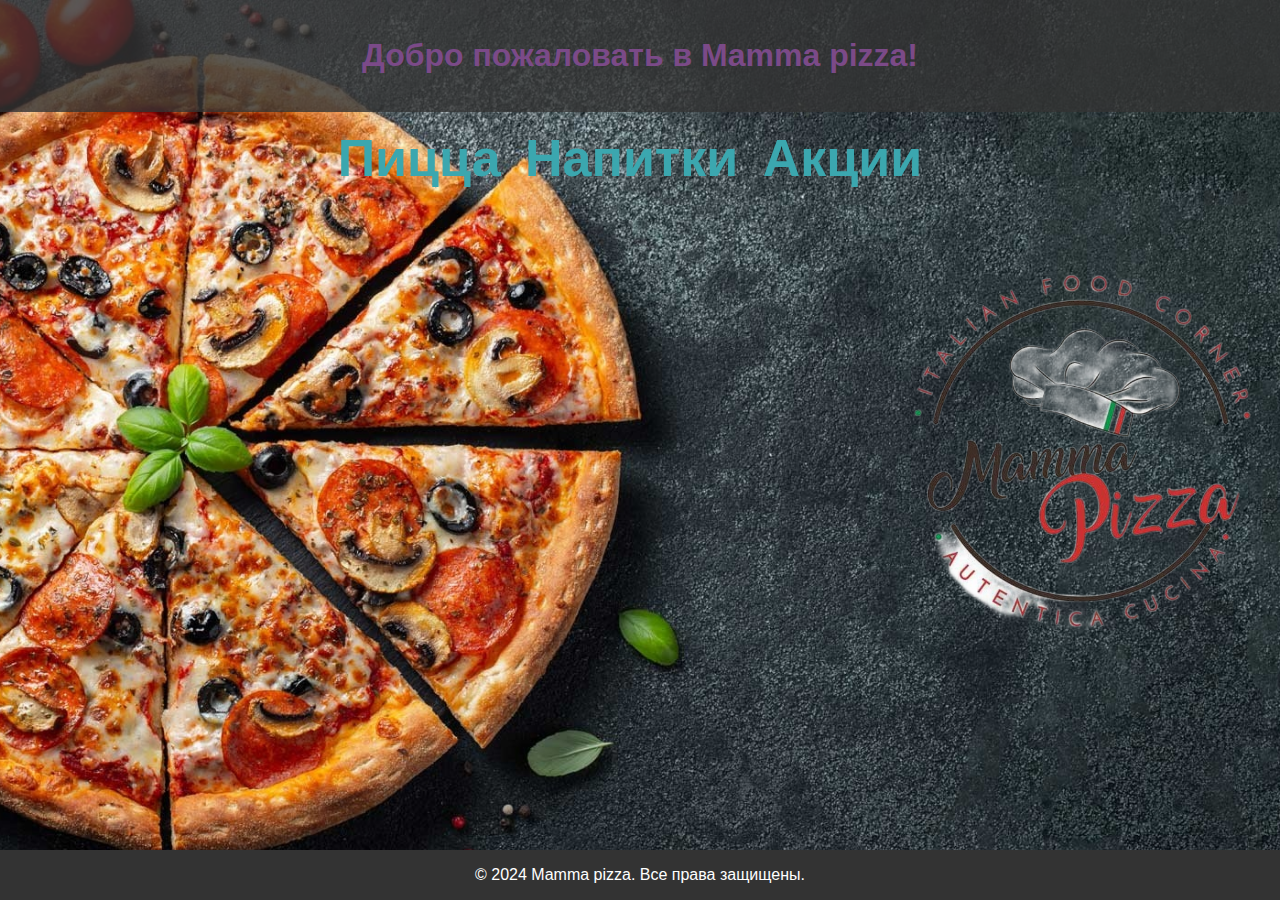
<file: index.html>
<!DOCTYPE html>
<html lang="en">
<head>
    <meta charset="UTF-8">
    <meta name="viewport" content="width=device-width, initial-scale=1.0">
    <title>Пиццерия Онлайн</title>
    <link rel="stylesheet" href="style.css">
</head>
<body>

    <header>
        <h1>Добро пожаловать в Mamma pizza!</h1>
        <img src="logo.png" alt="Логотип" class="logo">
    </header>

    <nav>
        <ul>
            <li class="hidden-link" id="pizza-link"><a href="pizza.html">Пицца</a></li>
            <li class="hidden-link" id="drinks-link"><a href="drinks.html">Напитки</a></li>
            <li class="hidden-link" id="specials-link"><a href="specials.html">Акции</a></li>
            
        </ul>
    </nav>

    <section id="pizza-section" hidden>
        <object type="text/html" data="pizza.html" style="width:100%; height:100vh;"></object>
    </section>

    <section id="drinks-section">
        <object type="text/html" data="drinks.html" style="width:100%; height:100vh;"></object>
    </section>

    <section id="specials-section">
        <object type="text/html" data="specials.html" style="width:100%; height:100vh;"></object>
    </section>

    <footer>
        <p>&copy; 2024 Mamma pizza. Все права защищены.</p>
    </footer>
</body>
</html>
</file>
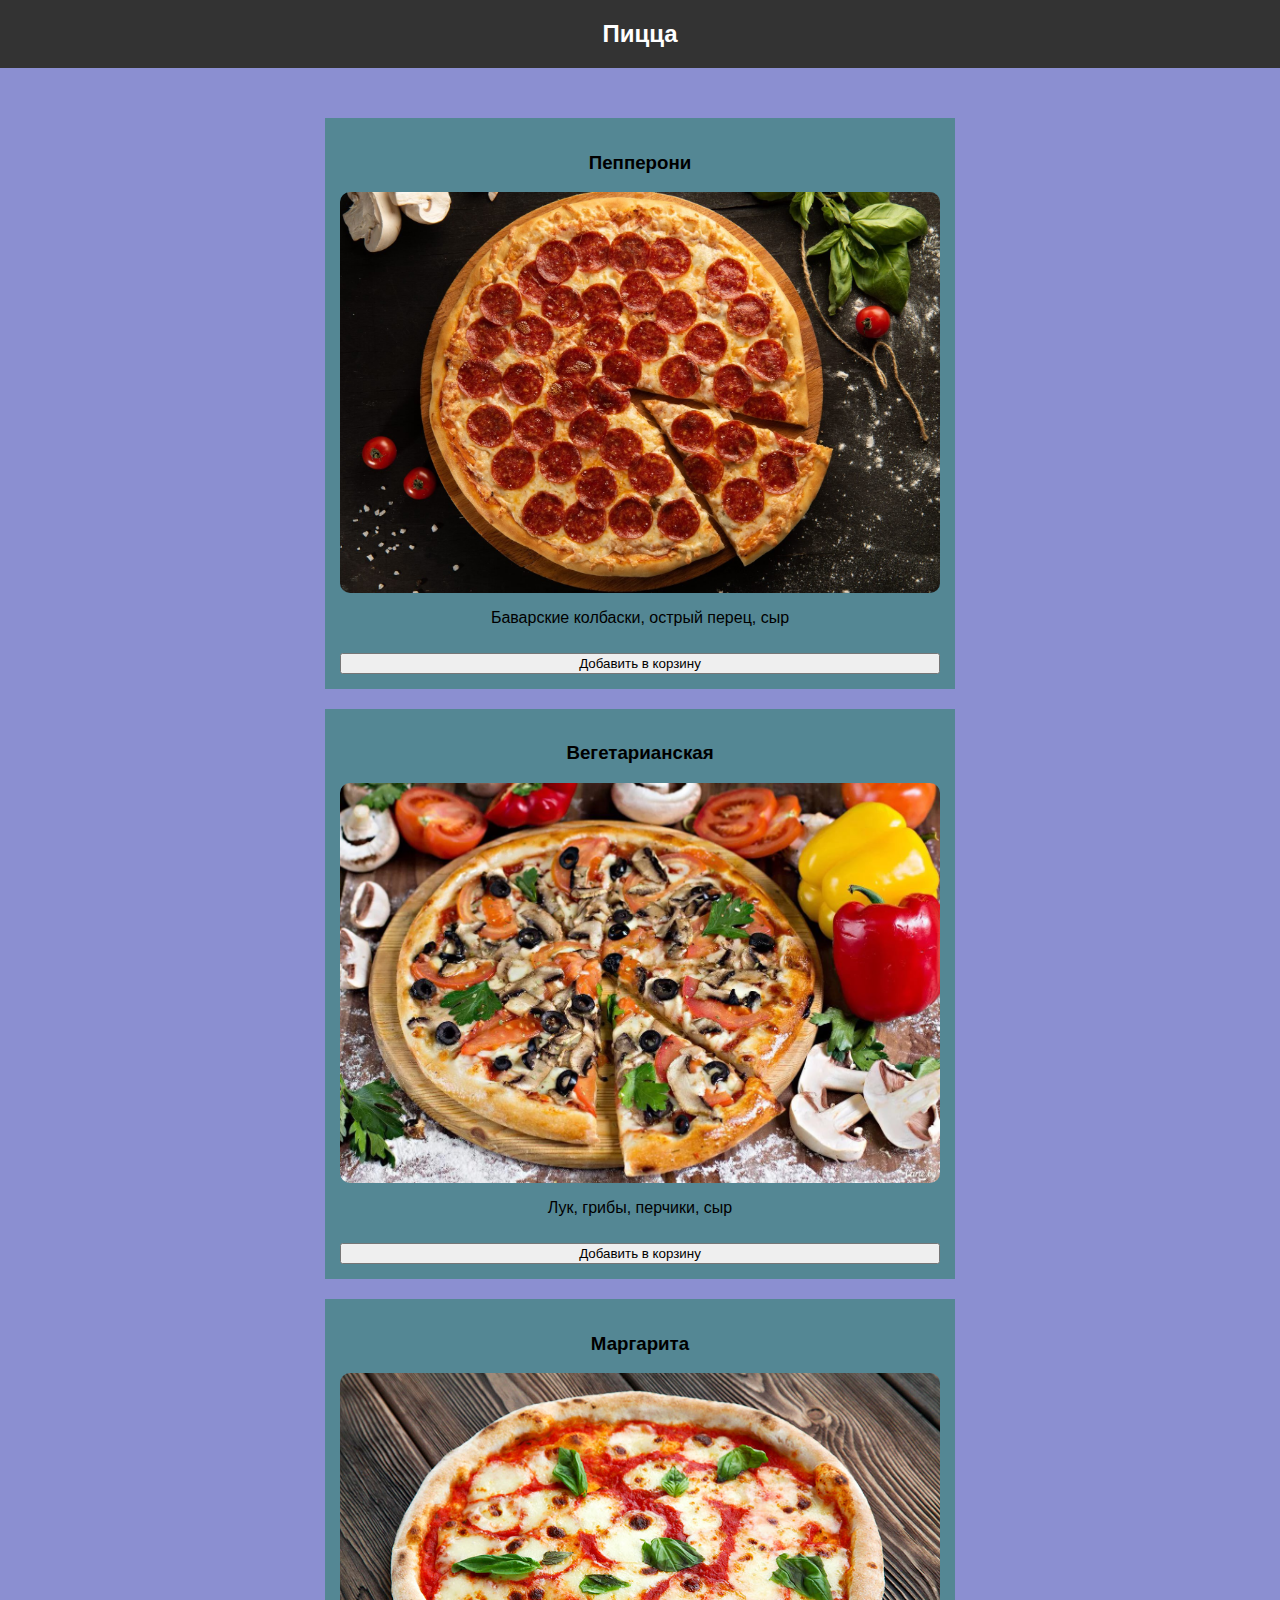
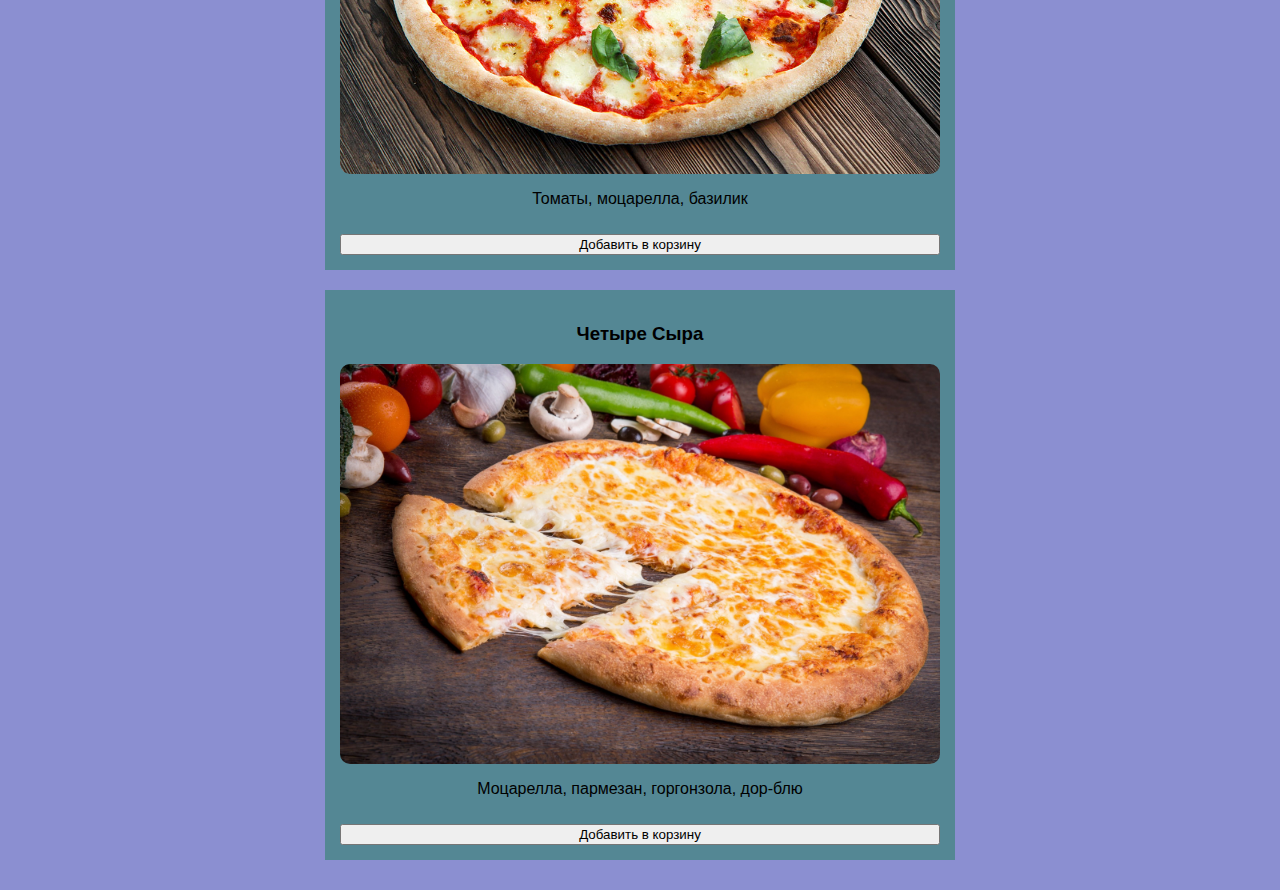
<file: pizza.html>
<link rel="stylesheet" href="pizza-style.css">
</head>
<body>

    <section id="pizza-section-content">
        <header>
            <h2 style="text-align: center; padding: 20px; background-color: #333; color: white;">Пицца</h2>
        </header>

        <!-- Добавлен блок с классом "container" -->
        <div class="container">

            <!-- Пепперони -->
            <div class="pizza-item">
                <h3>Пепперони</h3>
                <img src="peperoni.jpg" alt="Пицца 1" style="width: 200px; height: 200px; object-fit: cover; border-radius: 10px;">
                <p>Баварские колбаски, острый перец, сыр</p>
                <button>Добавить в корзину</button>
            </div>

            <!-- Вегетарианская -->
            <div class="pizza-item">
                <h3>Вегетарианская</h3>
                <img src="veg.jpg" alt="Пицца 2" style="width: 200px; height: 200px; object-fit: cover; border-radius: 10px;">
                <p>Лук, грибы, перчики, сыр</p>
                <button>Добавить в корзину</button>
            </div>

            <!-- Маргарита -->
            <div class="pizza-item">
                <h3>Маргарита</h3>
                <img src="marga.jpg" alt="Пицца 3" style="width: 200px; height: 200px; object-fit: cover; border-radius: 10px;">
                <p>Томаты, моцарелла, базилик</p>
                <button>Добавить в корзину</button>
            </div>

            <!-- Четыре Сыра -->
            <div class="pizza-item">
                <h3>Четыре Сыра</h3>
                <img src="4cheese.jpg" alt="Пицца 4" style="width: 200px; height: 200px; object-fit: cover; border-radius: 10px;">
                <p>Моцарелла, пармезан, горгонзола, дор-блю</p>
                <button>Добавить в корзину</button>
            </div>

        </div>
        <!-- Конец блока с классом "container" -->

    </section>
</file>
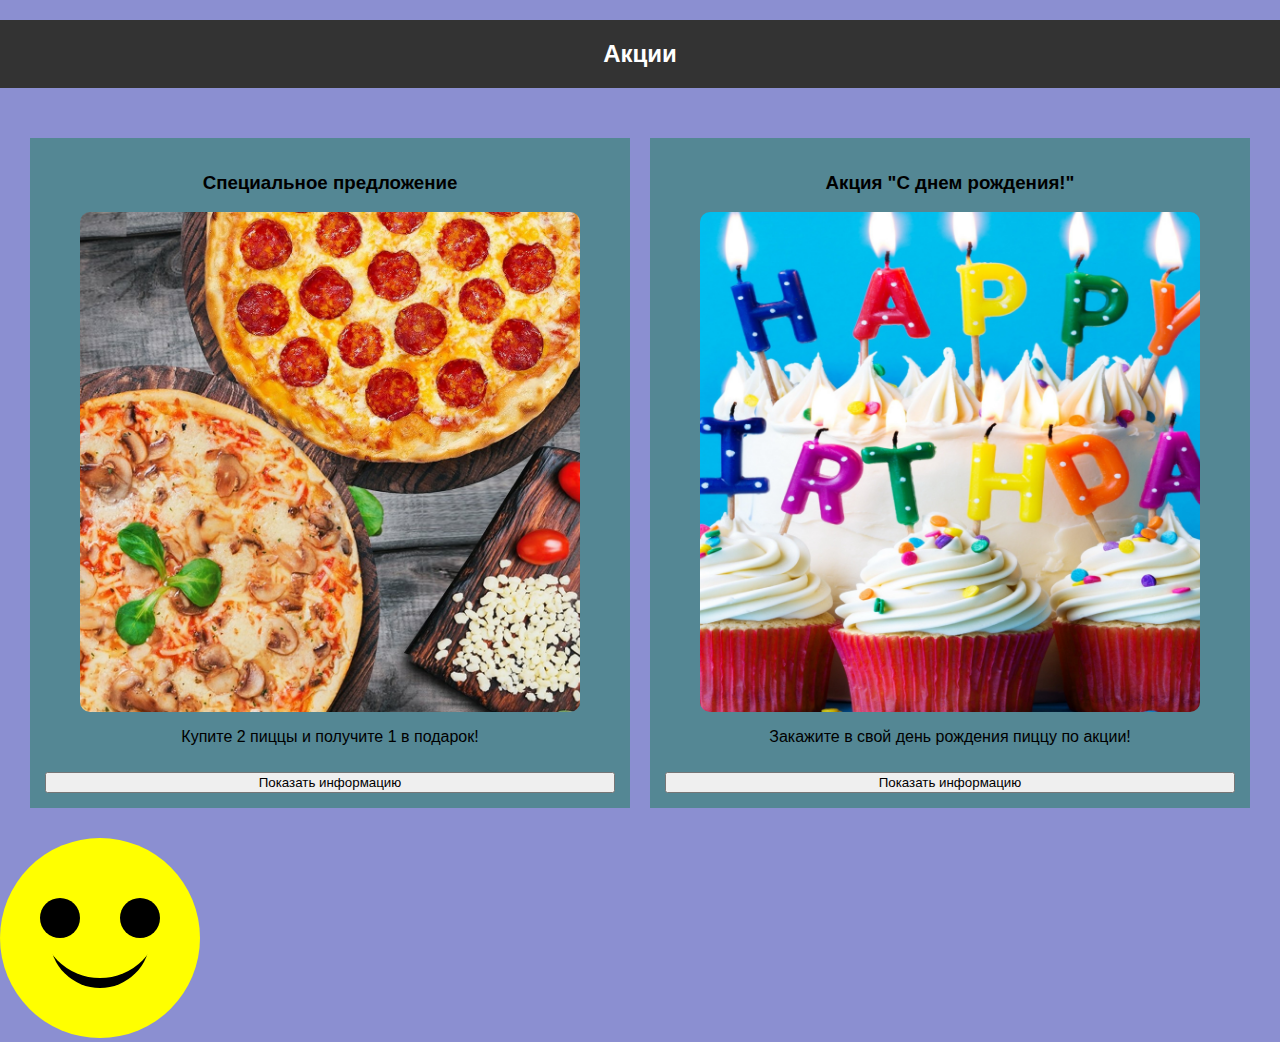
<file: specials.html>
<!DOCTYPE html>
<html lang="en">
<head>
    <meta charset="UTF-8">
    <meta name="viewport" content="width=device-width, initial-scale=1.0">
    <title>Акции</title>
    <link rel="stylesheet" href="specials-style.css">
</head>
<body>

    <header>
        <h2 style="text-align: center; padding: 20px; background-color: #333; color: white;">Акции</h2>
    </header>

    <div class="container">
        <div class="specials-container">
            <!-- Акция: Купите 2 пиццы и получите 1 в подарок -->
            <div class="special-item">
                <h3>Специальное предложение</h3>
                <img src="2pizza.jpg" alt="2 пиццы" style="width: 500px; height: 500px; object-fit: cover; border-radius: 10px;">
                <p>Купите 2 пиццы и получите 1 в подарок!</p>
                <button>Показать информацию</button>
            </div>

            <!-- Дополнительная акция -->
            <div class="special-item">
                <h3>Акция "С днем рождения!"</h3>
                <img src="happy.jpg" alt="С днем рождения" style="width: 500px; height: 500px; object-fit: cover; border-radius: 10px;">
                <p>Закажите в свой день рождения пиццу по акции!</p>
                <button>Показать информацию</button>
            </div>
        </div>
    </div>
    <div class="smail">
        <svg width="200" height="200" viewBox="0 0 200 200">
            <circle cx="100" cy="100" r="100" fill="yellow" />
            <circle cx="100" cy="100" r="50" fill="black" />
            <circle cx="100" cy="80" r="60" fill="yellow" />
            <circle cx="60" cy="80" r="20" fill="black" />
            <circle cx="140" cy="80" r="20" fill="black" />
        </svg>
    </div>
</body>
</html>
</file>
<file: style.css>
body {
    margin: 0;
    padding: 0;
    font-family: Arial, sans-serif;
    background: url('fon.jpg') no-repeat center center fixed;
    background-size: cover;
}

header {
    background-color: rgba(51, 51, 51, 0.8);
    color: rgb(123, 74, 136);
    text-align: center;
    padding: 1em 0;
}

nav {
    text-align: center;
    padding: 1em 0;
}

nav ul {
    list-style: none;
    margin: 0;
    padding: 0;
}

nav ul li {
    display: inline;
    margin-right: 20px;
}

nav ul li a {
    text-decoration: none;
    color: #3ba7af;
    font-weight: bold;
    font-size: 52px;
}
section {
    display: none;
}
footer {
    background-color: #333;
    color: white;
    text-align: center;
    padding: 1em 0;
    position: fixed;
    bottom: 0;
    width: 100%;
}

/* Стили для кнопок */
button {
    padding: 10px;
    background-color: #333;
    color: white;
    border: none;
    cursor: pointer;
}

/* Стили для ссылок-кнопок в меню */
nav ul li a.button {
    background-color: #333;
    color: white;
    padding: 10px;
    border-radius: 5px;
    text-decoration: none;
}
.object-item h2 {
    color: #333;
   
}

/* Стили для информационных кнопок */
.object-item button {
    background-color: #333;
    color: white;
    padding: 10px;
    border: none;
    border-radius: 5px;
    cursor: pointer;
}

/* Стили для футера */
footer p {
    margin: 0;
}

header img.logo {
    position: absolute;
    top: 50%;
    right: 20px; 
    transform: translateY(-50%); 
    max-width: 400px; 
    max-height: 400px; 
    background-color: transparent;
}

/* Стили для центрированных ссылок в меню */
nav ul.center-links {
    text-align: center;
}

/* Стили для фона активной ссылки в меню */
nav ul li a.active {
    background-color: #333;
    color: white;
    padding: 10px;
    border-radius: 5px;
    text-decoration: none;
}

/* Стили для активной ссылки на объект в меню */
nav ul li.active-link a {
    background-color: #333;
    color: white;
    padding: 10px;
    border-radius: 5px;
    text-decoration: none;
}
h1 {
    animation: myAnim 5s linear alternate infinite;
   }   
@keyframes myAnim {
    from {
      margin-left: -45;
    }
    to {
      margin-left: 50px;
    }
   }
</file>
<file: pizza-style.css>
body {
    margin: 0;
    padding: 0;
    font-family: Arial, sans-serif;
    background: rgb(139, 143, 209) no-repeat center center fixed;
    background-size: cover;
}

.container {
    display: flex;
    justify-content: space-around;
    flex-wrap: wrap;
    background-color: rgb(139, 143, 209);
    padding: 20px;
    color: rgb(0, 0, 0);
}

.pizza-item {
    flex-basis: calc(50% - 20px);
    margin: 10px;
    text-align: center;
    background-color: #548794;
    padding: 15px;
    display: flex;
    flex-direction: column;
    justify-content: space-between;
}

.pizza-item img {
    width: 100% !important;
    height: auto !important;
    object-fit: cover !important;
    border-radius: 10px !important;
    margin: 0 auto !important;
}
.pizza-item button {
    margin-top: auto;
    width: 100%;
    margin-top: 10px;
}

#pizza-section {
    background: rgb(8, 219, 26);
    color: white;
    padding: 50px;
    display: none;
    flex-wrap: nowrap;
    flex-direction: row;
}
</file>
<file: specials-style.css>
body {
    margin: 0;
    padding: 0;
    font-family: Arial, sans-serif;
    background: rgb(139, 143, 209) no-repeat center center fixed;
    background-size: cover;
}
.specials-container {
    display: flex;
    justify-content: space-around;
    flex-wrap: nowrap; 
    padding: 20px;
    color: rgb(0, 0, 0);
}

.special-item {
    flex-basis: calc(50% - 20px);
    margin: 10px;
    text-align: center;
    background-color: #548794;
    padding: 15px;
    display: flex;
    flex-direction: column;
    justify-content: space-between;
}

.special-item img {
    width: 90%;
    height: auto;
    object-fit: cover;
    border-radius: 10px;
    margin: 0 auto;
}

.special-item button {
    margin-top: auto;
    width: 100%;
    margin-top: 10px;
}

#specials-section {
    background: rgb(139, 143, 209);
    color: white;
    padding: 50px;
    display: none;
    flex-wrap: nowrap;
    flex-direction: row;
}
</file>
